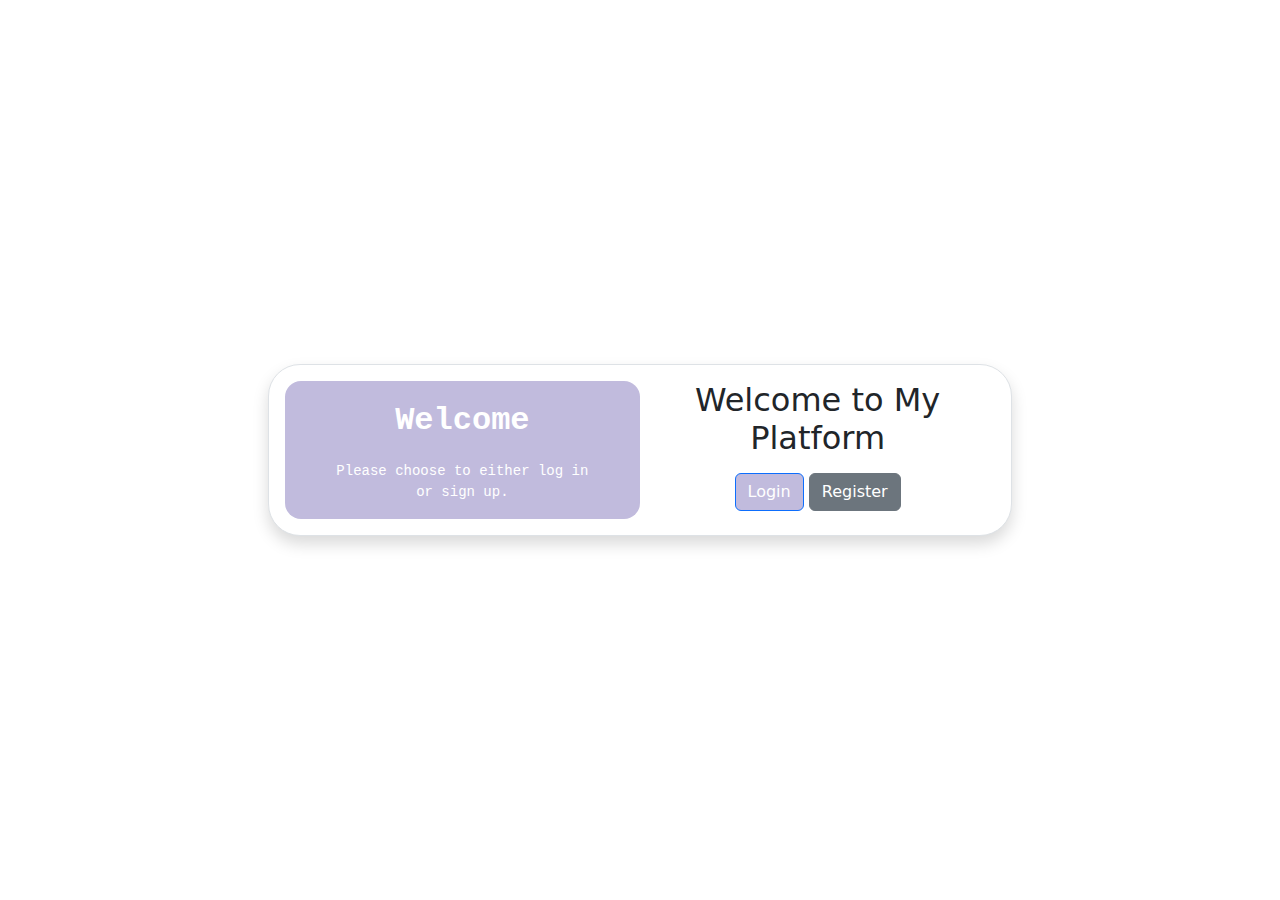
<file: index.html>
<!DOCTYPE html>
<html lang="en">

<head>
    <meta charset="UTF-8">
    <meta http-equiv="X-UA-Compatible" content="IE=edge">
    <meta name="viewport" content="width=device-width, initial-scale=1.0">
    <title>Login & Registration</title>

    <!-- Bootstrap CSS -->
    <link rel="stylesheet" href="https://cdn.jsdelivr.net/npm/bootstrap@5.2.3/dist/css/bootstrap.min.css">

    <!-- jQuery -->
    <script src="https://code.jquery.com/jquery-3.7.1.min.js"></script>
</head>

<body>
    <div class="container d-flex justify-content-center align-items-center min-vh-100">
        <div class="row border rounded-5 p-3 bg-white shadow box-area">
            <!-- Left Panel -->
            <div class="col-md-6 rounded-4 d-flex justify-content-center align-items-center flex-column left-box" style="background: #c1bbdd;">
                <p class="text-white fs-2" style="font-family: 'Courier New', Courier, monospace; font-weight: 600;">
                    Welcome</p>
                <small class="text-white text-wrap text-center" style="width: 17rem; font-family: 'Courier New', Courier, monospace;">
                    Please choose to either log in or sign up.
                    </small>
            </div>

            <!-- Right Panel -->
            <div class="col-md-6 right-box">
                <div class="row align-items-center">
                    <div id="form-choice" class="text-center">
                        <h2>Welcome to My Platform</h2>
                        <button class="btn btn-primary my-2" onclick="showLogin()" style="background-color: #c1bbdd; color: white;">Login</button>
                        <button class="btn btn-secondary my-2" onclick="showRegister()">Register</button>
                    </div>

                    <!-- Login Form -->
                    <div id="login-form" style="display:none;">
                        <h2>Login</h2>
                        <form action="login.php" method="POST">
                            <div class="input-group mb-3">
                                <input type="email" name="email" class="form-control form-control-lg bg-light fs-6" placeholder="Email" required>
                            </div>
                            <div class="input-group mb-3">
                                <input type="password" name="password" class="form-control form-control-lg bg-light fs-6" placeholder="Password" required>
                            </div>
                            <div class="input-group mb-3">
                                <button type="submit" class="btn btn-primary w-100 fs-6" style="background-color: #c1bbdd; color: white;">Login</button>
                            </div>
                        </form>
                        <button class="btn btn-link" onclick="showChoice()">Back</button>
                    </div>

                    <!-- Registration Form -->
                    <div id="register-form" style="display:none;">
                        <h2>Register</h2>
                        <form action="register.php" method="POST">
                            <div class="input-group mb-3">
                                <input type="text" name="name" class="form-control form-control-lg bg-light fs-6" placeholder="Full Name" required>
                            </div>
                            <div class="input-group mb-3">
                                <input type="email" name="email" class="form-control form-control-lg bg-light fs-6" placeholder="Email" required>
                            </div>
                            <div class="input-group mb-3">
                                <input type="password" name="password" class="form-control form-control-lg bg-light fs-6" placeholder="Password" required>
                            </div>
                            <div class="input-group mb-3">
                                <button type="submit" class="btn btn-secondary w-100 fs-6">Register</button>
                            </div>
                        </form>
                        <button class="btn btn-link" onclick="showChoice()">Back</button>
                    </div>
                </div>
            </div>
        </div>
    </div>

    <!-- Custom JS -->
    <script src="script.js"></script>

    <!-- Bootstrap JS -->
    <script src="https://cdn.jsdelivr.net/npm/bootstrap@5.2.3/dist/js/bootstrap.min.js"></script>
</body>

</html>
</file>
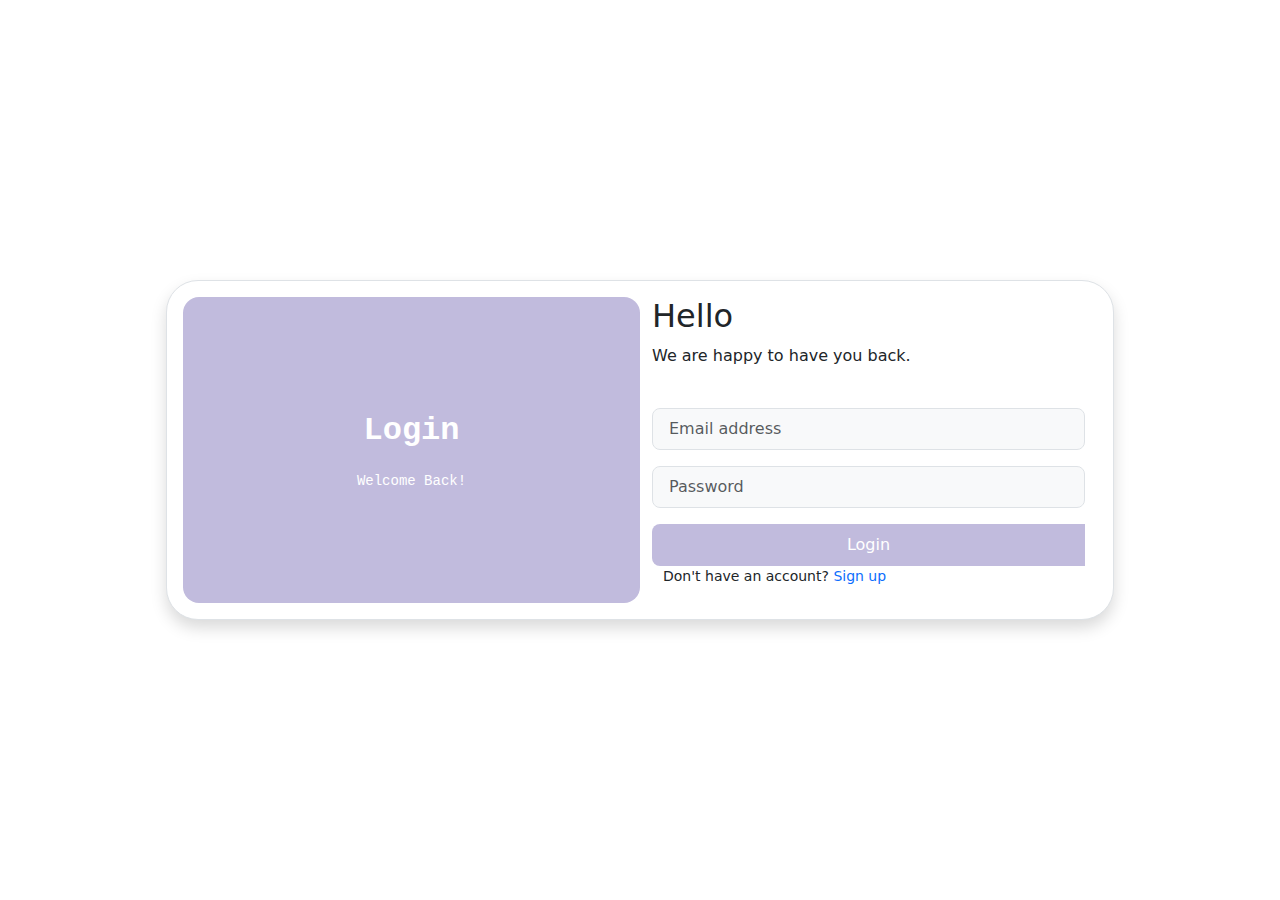
<file: login.html>
<!DOCTYPE html>
<html lang="en">

<head>
    <meta charset="UTF-8">
    <meta http-equiv="X-UA-Compatible" content="IE=edge">
    <meta name="viewport" content="width=device-width, initial-scale=1.0">
    <title>Login</title>

    <!-- Bootstrap CSS -->
    <link rel="stylesheet" href="https://cdn.jsdelivr.net/npm/bootstrap@5.2.3/dist/css/bootstrap.min.css">

    <!-- jQuery -->
    <script src="https://code.jquery.com/jquery-3.7.1.min.js"></script>
</head>

<body>
    <div class="container d-flex justify-content-center align-items-center min-vh-100">
        <div class="row border rounded-5 p-3 bg-white shadow box-area">
            <!-- Left Panel -->
            <div class="col-md-6 rounded-4 d-flex justify-content-center align-items-center flex-column left-box" style="background: #c1bbdd;">
                <p class="text-white fs-2" style="font-family: 'Courier New', Courier, monospace; font-weight: 600;">
                    Login</p>
                <small class="text-white text-wrap text-center" style="width: 17rem; font-family: 'Courier New', Courier, monospace;">
                    Welcome Back!
                </small>
            </div>

            <!-- Right Panel -->
            <div class="col-md-6 right-box">
                <div class="row align-items-center">
                    <div class="header-text mb-4">
                        <h2>Hello</h2>
                        <p>We are happy to have you back.</p>
                    </div>

                    <form id="loginForm">
                        <div class="input-group mb-3">
                            <input type="email" name="email" id="email" class="form-control form-control-lg bg-light fs-6" placeholder="Email address" required>
                        </div>
                        <div class="input-group mb-3">
                            <input type="password" name="password" id="password" class="form-control form-control-lg bg-light fs-6" placeholder="Password" required>
                        </div>
                        <div class="input-group mb-3">
                            <button type="submit" class="btn btn-lg w-100 fs-6" style="background-color: #c1bbdd; color: white;">Login</button>
                            <div class="row">
                                <small>Don't have an account? <a href="register.html" class="text-decoration-none">Sign up</a></small>
                            </div>
                    </form>
                    </div>
                </div>
            </div>
        </div>

        <!-- Custom JS -->
        <script src="login.js"></script>

</body>

</html>
</file>
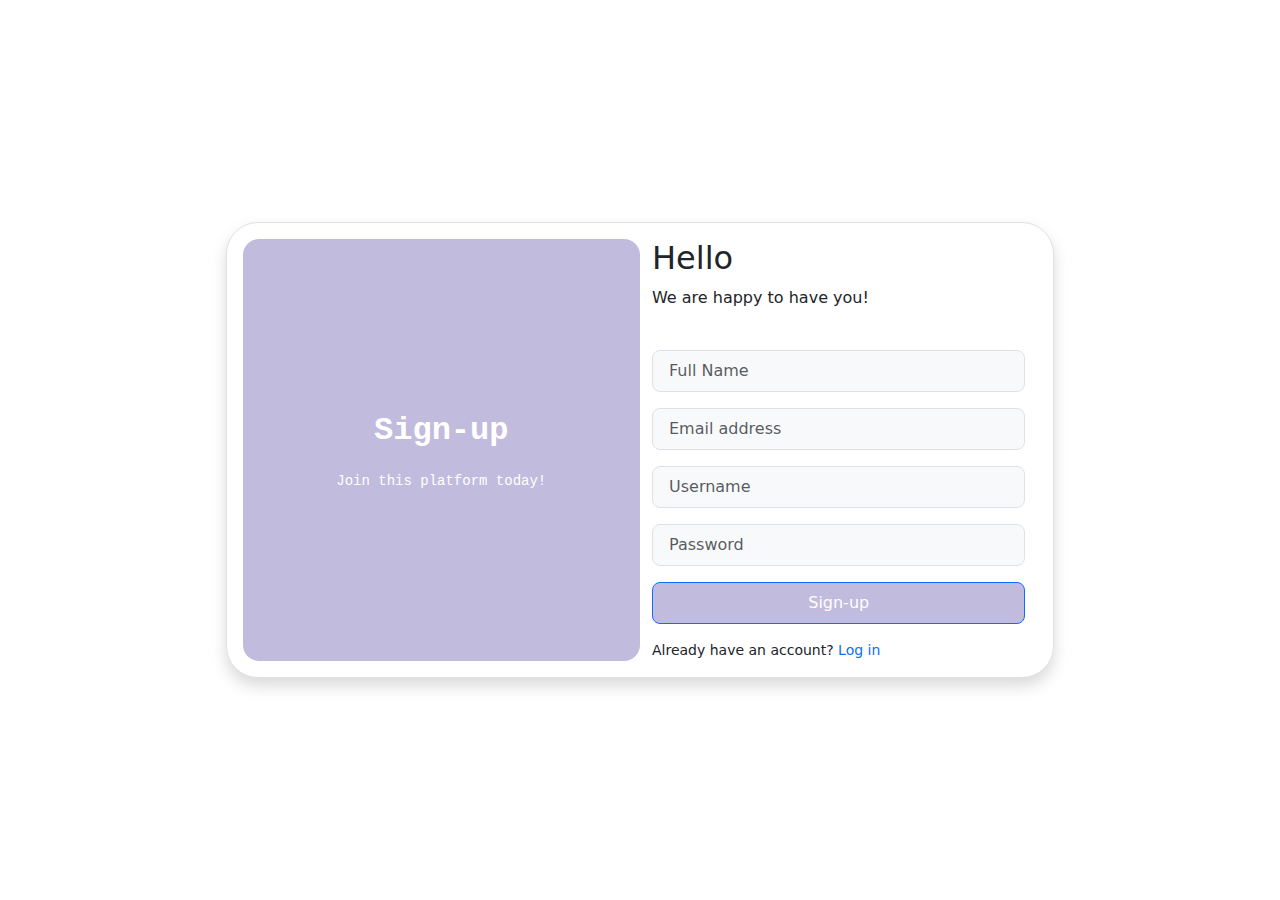
<file: register.html>
<!DOCTYPE html>
<html lang="en">

<head>
    <meta charset="UTF-8">
    <meta http-equiv="X-UA-Compatible" content="IE=edge">
    <meta name="viewport" content="width=device-width, initial-scale=1.0">
    <title>Register</title>

    <!-- Bootstrap CSS -->
    <link rel="stylesheet" href="https://cdn.jsdelivr.net/npm/bootstrap@5.2.3/dist/css/bootstrap.min.css">

    <!-- jQuery -->
    <script src="https://code.jquery.com/jquery-3.7.1.min.js"></script>
</head>

<body>
    <div class="container d-flex justify-content-center align-items-center min-vh-100">
        <div class="row border rounded-5 p-3 bg-white shadow box-area">
            <!-- Left Panel -->
            <div class="col-md-6 rounded-4 d-flex justify-content-center align-items-center flex-column left-box" style="background: #c1bbdd;">
                <p class="text-white fs-2" style="font-family: 'Courier New', Courier, monospace; font-weight: 600;">
                    Sign-up</p>
                <small class="text-white text-wrap text-center" style="width: 17rem; font-family: 'Courier New', Courier, monospace;">
                    Join this platform today!
                </small>
            </div>

            <!-- Right Panel -->
            <div class="col-md-6 right-box">
                <div class="row align-items-center">
                    <div class="header-text mb-4">
                        <h2>Hello</h2>
                        <p>We are happy to have you!</p>
                    </div>

                    <form method="POST" action="register.php">
                        <div class="input-group mb-3">
                            <input type="text" name="fullname" class="form-control form-control-lg bg-light fs-6" id="fullname" placeholder="Full Name" required>
                        </div>
                        <div class="input-group mb-3">
                            <input type="email" name="email" class="form-control form-control-lg bg-light fs-6" id="email" placeholder="Email address" required>
                        </div>
                        <div class="input-group mb-3">
                            <input type="text" name="username" class="form-control form-control-lg bg-light fs-6" id="username" placeholder="Username" required>
                        </div>
                        <div class="input-group mb-3">
                            <input type="password" name="password" class="form-control form-control-lg bg-light fs-6" id="password" placeholder="Password" required>
                        </div>
                        <div class="input-group mb-3">
                            <button class="btn btn-lg btn-primary w-100 fs-6" style="background-color: #c1bbdd; color: white;">Sign-up</button>
                        </div>
                        <div class="row">
                            <small>Already have an account? <a href="login.html" class="text-decoration-none">Log in</a></small>
                        </div>
                    </form>
                </div>
            </div>
        </div>
    </div>

    <!-- Bootstrap JS -->
    <script src="https://cdn.jsdelivr.net/npm/bootstrap@5.2.3/dist/js/bootstrap.min.js"></script>
</body>

</html>
</file>
